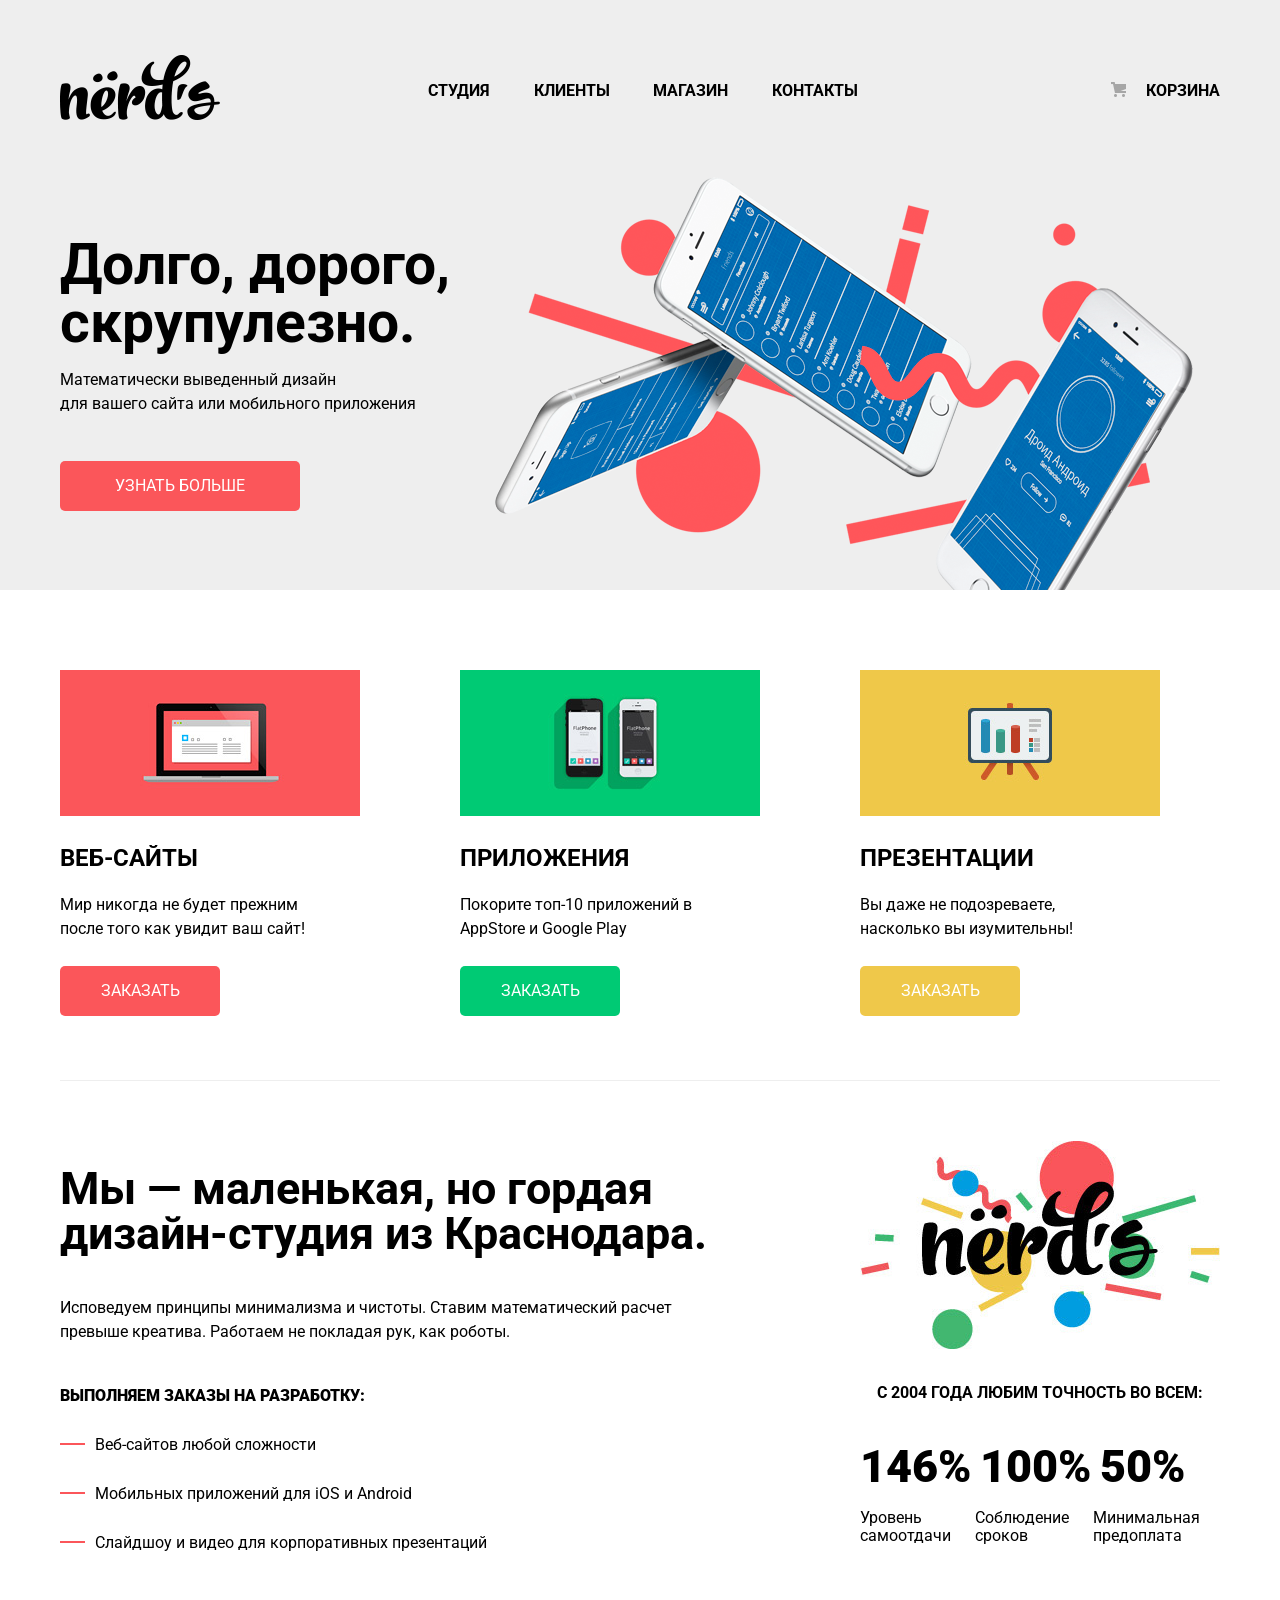
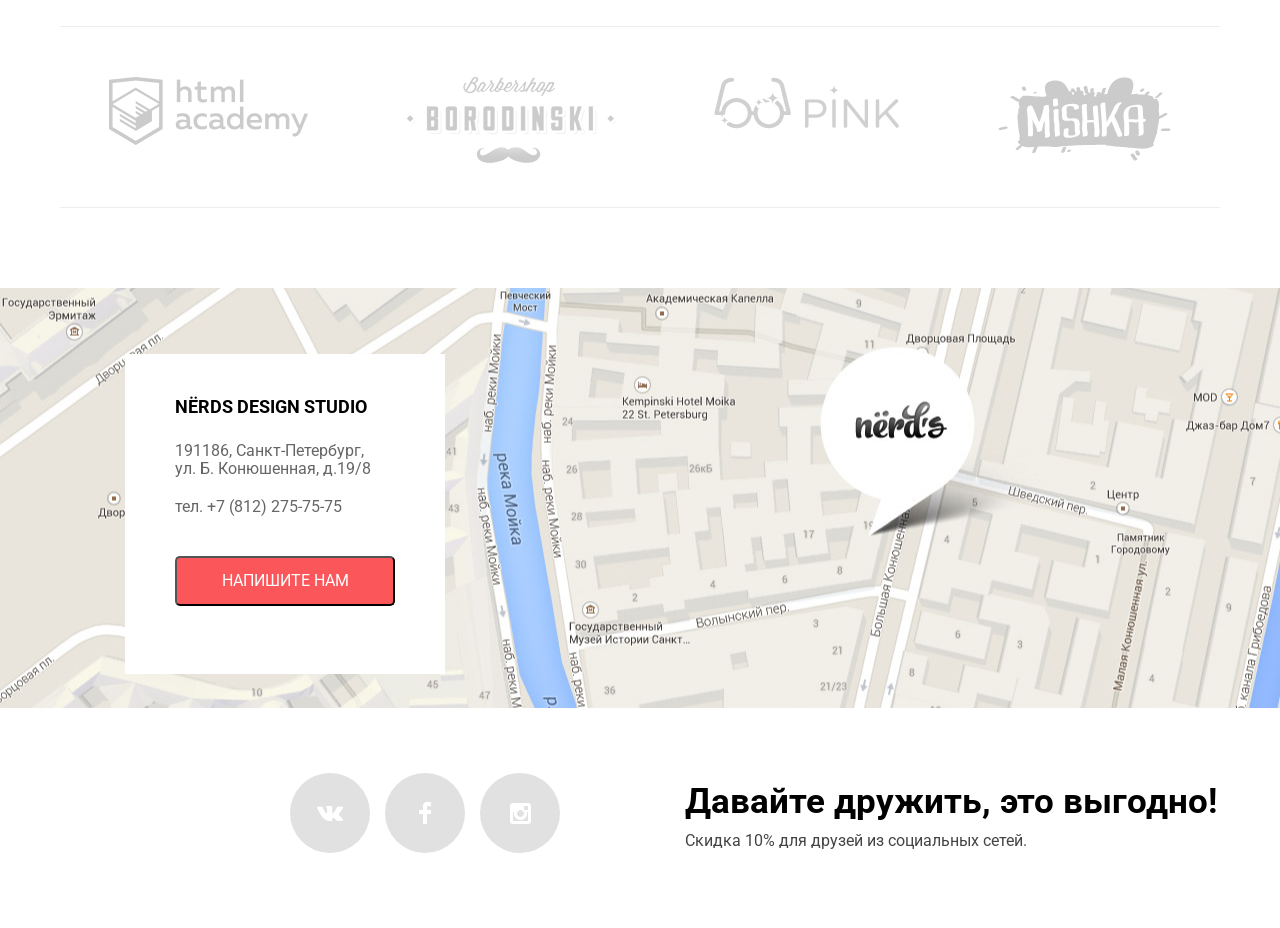
<file: index.html>
<!DOCTYPE html>
<html lang="en">
<head>
	<meta charset="UTF-8">
	<title>Nerds</title>
	<link rel="stylesheet" href="css/style.css">
	<link rel="stylesheet" href="css/normalize.css">
	<link href="https://fonts.googleapis.com/css?family=Roboto:400,500,700&display=swap" rel="stylesheet">
</head>
<body>
	
	<heaer class="main-header">
		<div class="background-contanier1">
		<nav class="main-navigation">
			 <div class="main-navigation-wrapper">
			<a href="index.html" class="main-header-logo">
				<img src="img/nerds-logo.png" height="65" width="160" alt="Логотип сайта Нёрдс">
			</a>
			
		
			<ul class="site-navigation">
				<li><a href="index.html">Студия</a></li>
				<li><a href="#">Клиенты</a></li>
				<li><a href="catalog.html">Магазин</a></li>
				<li><a href="#">Контакты</a></li>
			</ul>

			<ul class="site-basket">
				<li><a href="#">Корзина</a></li>
			</ul>

			</div>
		</nav>
	</heaer> 

	<main class="contanier">
		<section class="slider-presentation">
			<h1 class="visually-hidden">Презентация нашей команды</h1>
			<div class="slide slide-1">
				<ul>
					<li><h2>Долго, дорого, скрупулезно.</h2></li>
					<li><p>Математически выведенный дизайн<br>для вашего сайта или мобильного приложения</p></li>
					<li><a href="#">Узнать больше</a></li>
			</ul>
			<img src="img/slide1.png" alt="Красивый телефон с приложеним" width="698" height="413">
			</div>
<!--
		<div class="slide slide-2">
			
				<ul>
					<li><h2>Любим математику как никто другой</h2></li>
					<li><p>Никакого креатива, только математические формулы<br>для расчета идеальных пропорций</p></li>
					<li><a href="#">Узнать больше</a></li>
			</ul>
			<img src="img/slide2.png" alt="Красивый планшет с приложеним" width="620" height="430">
		</div>

		<div class="slide slide-3">
			
				<ul>
					<li><h2>Только ночь,<br> только хардхор</h2></li>
					<li><p>Работать днем, как все? Мы против этого.<br>Ближе к полуночи работа только начинается</p></li>
					<li><a href="#">Узнать больше</a></li>
			</ul>
			<img src="img/slide3.png" alt="Красивый планшет и телефон с приложеним" width="729" height="411">  !-->
		</div></div>
		</section>
	
<div class="background-contanier2">
		<section class="price-list">
			
			<h2 class="visually-hidden">Список наших услуг</h2>
			<ul class="item web-site">
				<li><img src="img/web-site.jpg" alt="Разработка сайтов" width="300" height="146"></li>
				<li><span>Веб-сайты</span></li>
				<li><span>Мир никогда не будет прежним<br> после того как увидит ваш сайт!</span></li>
				<li><a href="#">Заказать</a></li>
			</ul>
			<ul class="item applications">
				<li><img src="img/applications.jpg" alt="Разработка приложений" width="300" height="146"></li>
				<li><span>Приложения</span></li>
				<li><span>Покорите топ-10 приложений в<br>  AppStore и Google Play</span></li>
				<li><a href="#">Заказать</a></li>
			</ul>
			<ul class="item presentations">
				<li><img src="img/presentations.jpg" alt="Разработка презентаций" width="300" height="146"></li>
				<li><span>Презентации</span></li>
				<li><span>Вы даже не подозреваете, <br> 
					насколько вы изумительны!</span></li>
				<li><a href="#">Заказать</a></li>
			</ul>
		</section>
		<section class="features">
			<h2 class="visually-hidden">О нашей дизайн-студии</h2>
				<ul class="feature-list">
					<li><span>Мы — маленькая, но гордая<br> дизайн-студия из Краснодара.</span></li>
					<li><span>Исповедуем принципы минимализма и чистоты. Ставим математический расчет<br>
								превыше креатива. Работаем не покладая рук, как роботы.</span></li>
					<li><b>Выполняем заказы на разработку:</b></li>
					<li><img src="img/line.png" alt="Линия"><span>Веб-сайтов любой сложности</span></li>
					<li><img src="img/line.png" alt="Линия"><span></span>Мобильных приложений для iOS и Android</li>
					<li><img src="img/line.png" alt="Линия"><span>Слайдшоу и видео для корпоративных презентаций</span></li>
				</ul> 

				<div class="feature-flex">
				<ul class="feature-item">
					<li><img src="img/nerds-logo-2.jpg" alt="Логотип комании Нёрдс"></li>
					<li>с 2004 года Любим точность во всем:</li>
					</ul>
					<ul class="item2">
					<li><b>146%</b></li>
					<li><b> 100%</b></li>
					<li><b> 50%</b></li>
				</ul>
					<ul class="item3">		
					<li>Уровень<br> самоотдачи</li>
					<li>Соблюдение<br> сроков</li>
					<li>Минимальная<br> предоплата</li>
				</ul>
			</div>
		</section>

		<section class="brands"> 
			<h2 class="visually-hidden">Сайты разработанные нашей студией</h2>
		
			<ul class="brands-flex">
				<li><img src="img/logo-1.png.png" alt="Логотип сайта HTML Academy"></li>
				<li><img src="img/logo-2.png.png" alt="Логотип сайта BarberShop"></li>
				<li><img src="img/logo-3.png.png" alt="Логотип сайта PINK"></li>
				<li><img src="img/logo-4.png.png" alt="Логотип сайта MISHKA"></li>
			</ul>
		</section></div>
		<section class="contacts">
			<h2 class="visually-hidden">Наш адресс 191186, г. Санкт-Петербург, ул. Б. Конюшенная, д.19/8, телефон +78122757575</h2>
			<div class="contact-contanier">
				<ul class="adress">
					<li>NЁRDS DESIGN STUDIO</li>
					<li>191186,  Санкт-Петербург,<br> ул. Б. Конюшенная, д.19/8</li>
					<li>тел. +7 (812) 275-75-75</li>
					<li><button type="button" class="button">Напишите нам</button></li>
				</ul>
			</div>
		</section>
		<footer class="main-footer">
			<ul class="social"> 
				<li></li>
				<li></li>
				<li></li>
			</ul>
			<ul class="be-friend"> 
			<li>Давайте дружить, это выгодно!</li>
			<li>Скидка 10% для друзей из социальных сетей.</li>
			</ul>
		</footer>

<section class="modal">
	<h2>Hапишите нам</h2>
<form action="#" method="post" class="feedback">
	<p>
	<label for="name">Ваше имя:</label> <br>
	<input type="text" name="name" placeholder="Имя Фамилия">
	</p>
	<p>
	<label for="email">Ваш e-mail:</label><br>
	<input type="text" name="email" placeholder="example@example.com">
	</p>
	<p>
		<label for="text"> Текст  письма:</label><br>
		<textarea name="text" id="mail-text" cols="90" rows="5" placeholder="В свободной форме"></textarea>
	</p>
	<button class="button modal-send" type="submit">Отправить</button>
</form>
	<button class="modal-close" type="button"></button>

</section>
</body>
</html>
</file>
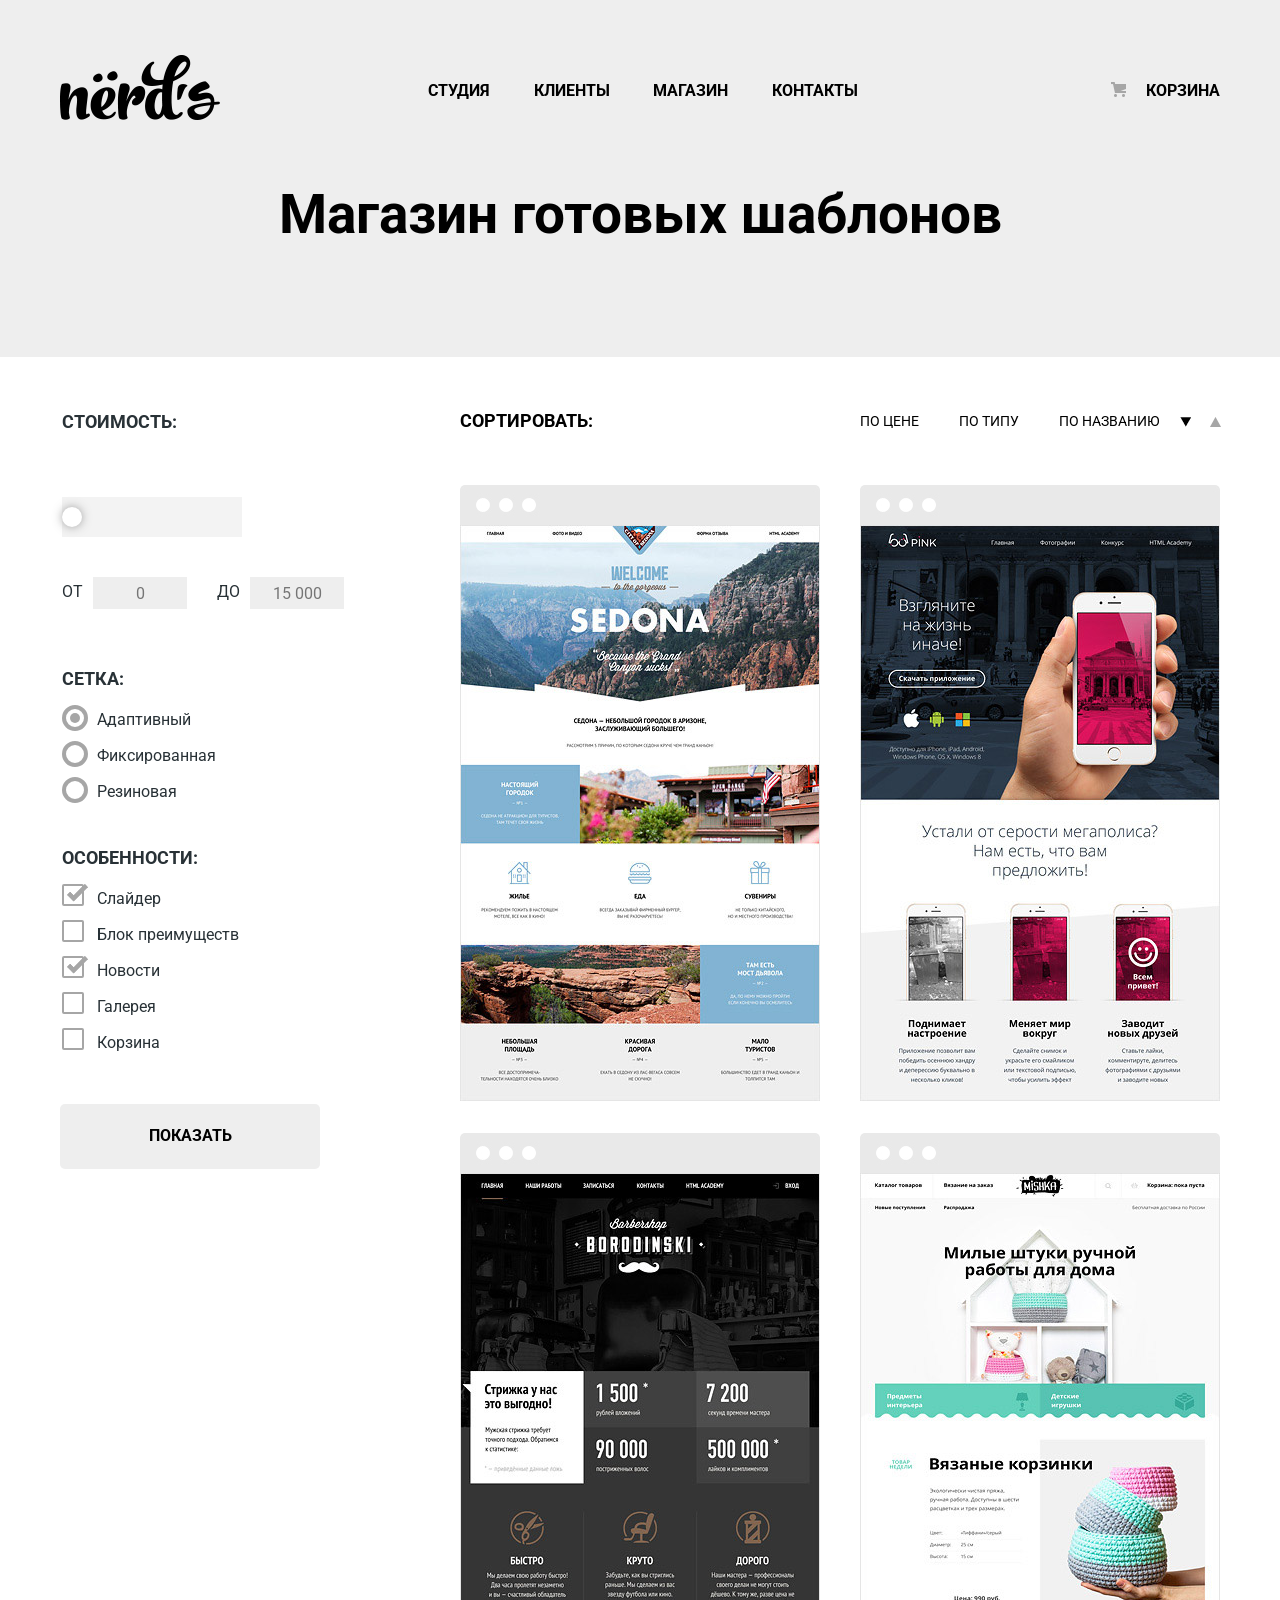
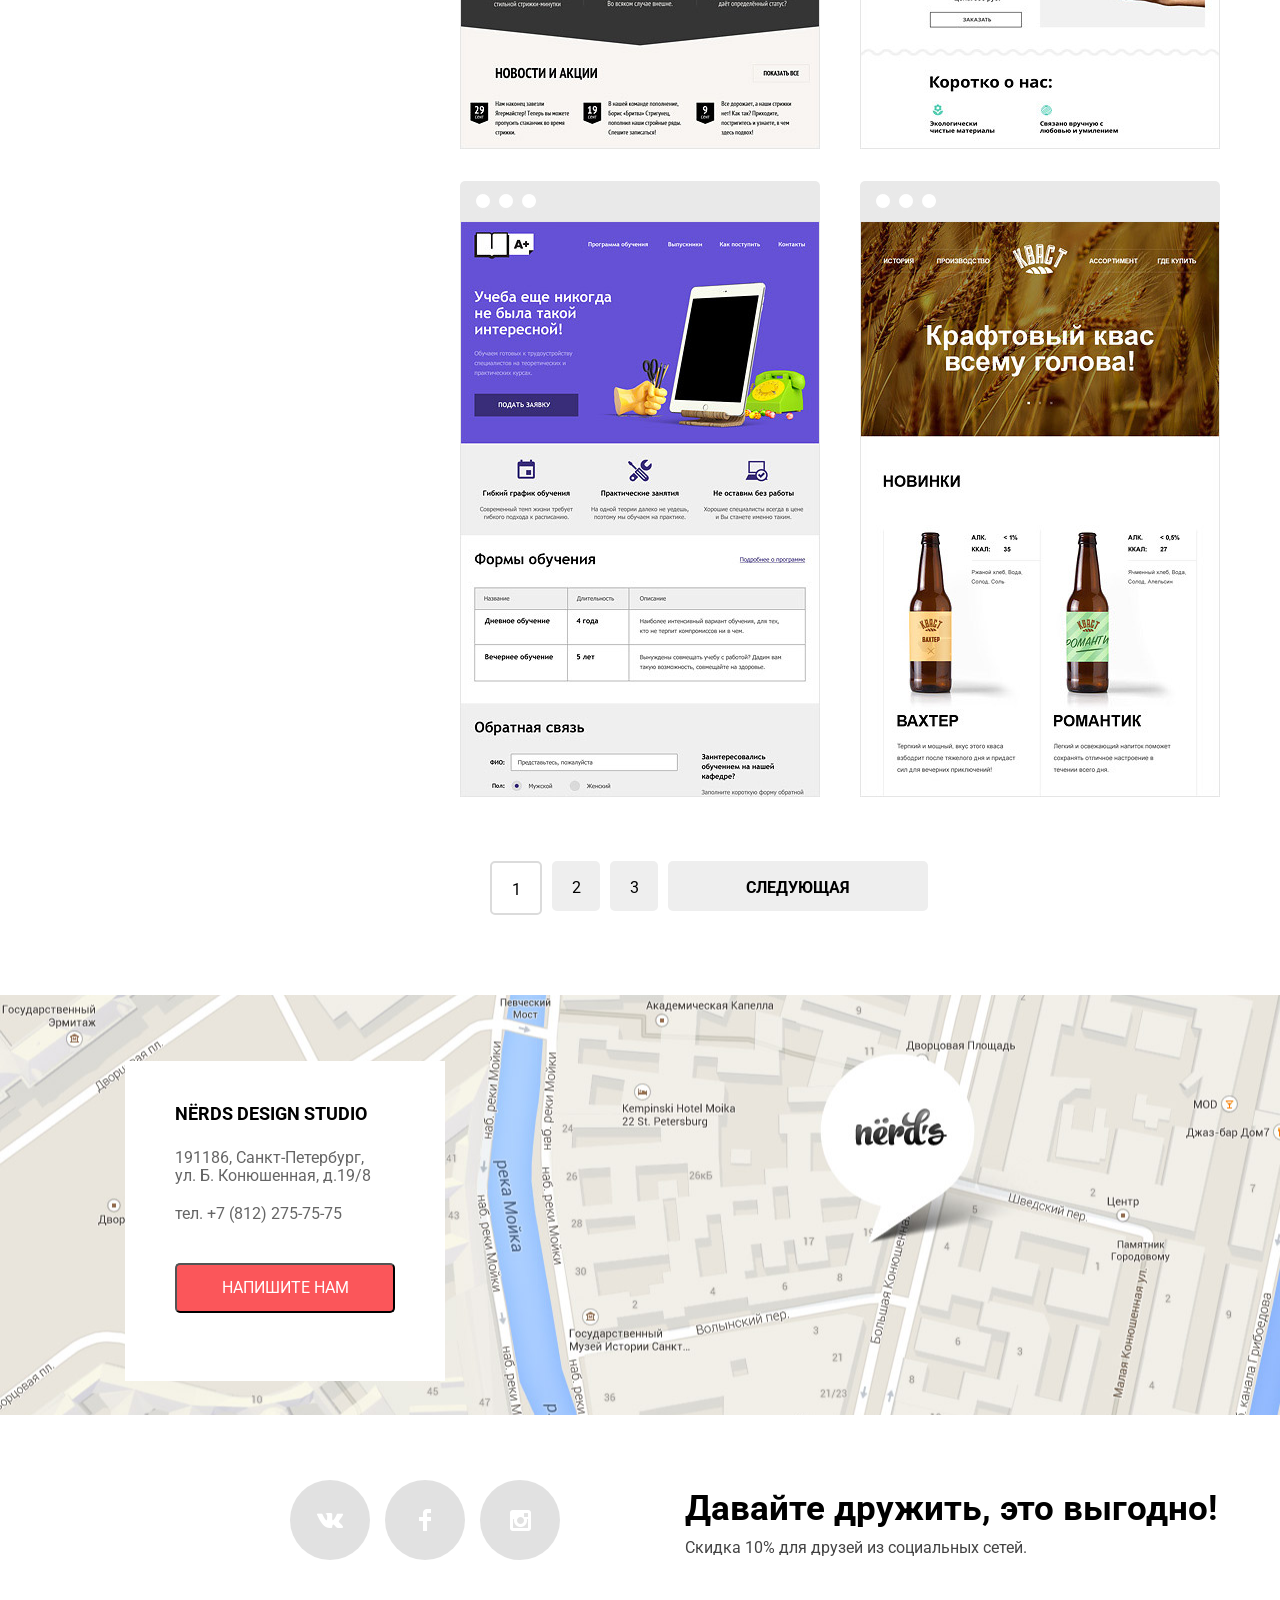
<file: catalog.html>
<!DOCTYPE html>
<html lang="en">
<head>
	<meta charset="UTF-8">
	<title>Nerds</title>
	<link rel="stylesheet" href="css/style.css">
	<link rel="stylesheet" href="css/normalize.css">
	<link href="https://fonts.googleapis.com/css?family=Roboto:400,500,700&display=swap" rel="stylesheet">
</head>
<body>
	
	<heaer class="main-header">
		<div class="background-contanier1">
		<nav class="main-navigation">
			 <div class="main-navigation-wrapper">
			<a href="index.html" class="main-header-logo">
				<img src="img/nerds-logo.png" height="65" width="160" alt="Логотип сайта Нёрдс">
			</a>
			
		
			<ul class="site-navigation">
				<li><a href="index.html">Студия</a></li>
				<li><a href="#">Клиенты</a></li>
				<li><a href="#">Магазин</a></li>
				<li><a href="#">Контакты</a></li>
			</ul>

			<ul class="site-basket">
				<li><a href="#">Корзина</a></li>
			</ul>

			</div>
		</nav>
	</heaer> 

	<main class="main-contanier">

		<div class="slogan">Магазин готовых шаблонов</div>


<div class="contanier">
		<section class="filters">
			<h2 class="visually-hidden">Фильтр товаров</h2>
			<form action="#" method="get" class="filter">
				<fieldset>
					<legend>Стоимость:</legend>
				<input type="range" min="0" max="15000" id="size" value="20" class="range-slider">
				<div class="min-max">

				<label for="range-min">ОТ</label>	
					<input type="text" placeholder="0" id="range-min">
					<label for="range-max">ДО</label>
					<input type="text" placeholder="15 000" id="range-max">
					</div>
				</fieldset>
				<fieldset class="filter-grid">
					<legend>Сетка:</legend>
					<p><input type="radio" id="radio1" name="grid" checked>
						<label for="radio1">Адаптивный</label>
					</p>
					<p><input type="radio" id="radio2" name="grid">
						<label for="radio2">Фиксированная</label>
					</p>
					<p><input type="radio" id="radio3" name="grid">
						<label for="radio3">Резиновая</label>
					</p>
				</fieldset>
				<fieldset class="filter-feature">
					<legend >Особенности:</legend>
					<p><input  type="checkbox" id="slider" checked>
						<label for="slider">Слайдер</label>
					</p>
					<p><input type="checkbox" id="advantages">
						<label for="advantages">Блок преимуществ</label>
					</p>
					<p><input type="checkbox" id="news" checked>
						<label for="news">Новости</label>
					</p>
					<p><input type="checkbox" id="gallery">
						<label for="gallery">Галерея</label>
					</p>
					<p><input type="checkbox" id="basket">
						<label for="basket">Корзина</label>
					</p>
				</fieldset>

				<button type="button" class="filter-button">Показать</button>
			</form>
	</section>
	

	<section class="catalog">
		<div class="cards">
				<nav class="sorting">
		<h2 class="visually-hidden">Сортировка товаров</h2>
		<p>Сортировать:</p>
		<ul class="sort-items">
			<li>По цене</li>
			<li>По типу</li>
			<li>По названию</li>
			<li class="sort-button"></li>
		</ul>
	
	</nav> 

			<ul class="cards-item">
				<li> <div class="card-contanier">
					<div class="card-head">

					
					<img src="img/img-sedona.jpg.jpg" width="360" height="576" alt="Картинка сайта Седона">
					

					
					</div>
					<div class="card-advertising">
						<b>Sedona</b>
						<p>Информационный сайт<br> для туристов</p>
						<button type="button" class="button-card">9 900 Руб.</button>
					
					</div>
					</div>
					</li>


				<li><div class="card-contanier">	<div class="card-head">
					
					<img src="img/img-pink.jpg.jpg" width="360" height="576" alt="Картинка сайта Пинк">
				</div>
					<div class="card-advertising">
						<b>Pink APP</b>
						<p>Продуктовый лендинг<br> приложения для iOS и Android</p>
						<button type="button" class="button-card">9 900 Руб.</button>
					
					</div></div>
				</li>


				<li><div class="card-contanier">	
					<div class="card-head">
					<img src="img/img-barbershop.jpg.jpg" width="360" height="576" alt="Картинка сайта Барбершоп">
						</div>
					<div class="card-advertising">
						<b>Barbershop</b>
						<p>Сайт салона красоты.<br> Для мужчин, да.</p>
						<button type="button" class="button-card">9 900 Руб.</button>
					
				
					</div></div>
				</li>


				<li><div class="card-contanier">
					<div class="card-head">
					<img src="img/img-mishka.jpg.jpg" width="360" height="576" alt="Картинка сайта Мишка">
					</div>
					<div class="card-advertising">
						<b>Mishka</b>
						<p>Интернет магазин<br> вязаных игрушек</p>
						<button type="button" class="button-card">9 900 Руб.</button>
					
					
					</div></div>
				</li>


				<li><div class="card-contanier">	
					<div class="card-head">
					<img src="img/img-aplus.jpg.jpg" width="360" height="576" alt="Картинка сайта аплюс">
					</div>
					<div class="card-advertising">
						<b>A plus</b>
						<p>Лендинг курсов повышения<br> квалификации</p>
						<button type="button" class="button-card">9 900 Руб.</button>
					</div></div>
				</li>


				<li><div class="card-contanier">
					<div class="card-head">
					<img src="img/img-kvast.jpg.jpg" width="360" height="576" alt="Картинка сайта Крафтовій квас">
					</div>
					<div class="card-advertising">
						<b>Кваст</b>
						<p>Промо-сайт производителя<br>крафтового кваса</p>
						<button type="button" class="button-card">9 900 Руб.</button>
					
					
					</div></div>
				</li>
			</ul>
		</div>

	</section>
	</div>
	<section class="page-numbers">
		<ul class="page-number">
			<li>1</li>
			<li><a href="#">2</a></li>
			<li><a href="#">3</a></li>
			<li><a href="#"><b>Следующая</b></a></li>
		</ul>
	</section>



<section class="contacts">
	
			<h2 class="visually-hidden">Наш адресс 191186, г. Санкт-Петербург, ул. Б. Конюшенная, д.19/8, телефон +78122757575</h2>
			<div class="contact-contanier">
				<ul class="adress">
					<li>NЁRDS DESIGN STUDIO</li>
					<li>191186,  Санкт-Петербург,<br> ул. Б. Конюшенная, д.19/8</li>
					<li>тел. +7 (812) 275-75-75</li>
					<li><button type="button" class="button">Напишите нам</button></li>
				</ul>
			</div>
		</section>

		
		<footer class="main-footer">
			<ul class="social"> 
				<li></li>
				<li></li>
				<li></li>
			</ul>
			<ul class="be-friend"> 
			<li>Давайте дружить, это выгодно!</li>
			<li>Скидка 10% для друзей из социальных сетей.
			</li>
			</ul>
		</footer>

</body>
</html>
</file>
<file: css/style.css>
/* Стандартные общие стили согласно цветовой гамме макета*/
body {
	min-width: 1200px;
	margin: 0;
	padding: 0;
	
	font-family: "Roboto", Arial, sans-serif;
	font-size: 16px;
	line-height: 24px;
	font-weight: 400;
	color: #000000;
	background-color: #ffffff;
	text-transform: uppercase;
	
}
a {
	text-decoration: none;
}


 /*Стилизация шапки сайта */

.background-contanier1 {
background-color:  #eeeeee;
}
.main-navigation {
	width: 1160px;
	margin: 0 auto;
	padding-top: 55px;
	
}

.main-navigation-wrapper {

	width: 100%;
	display: flex;
	justify-content: space-between;
}
.main-navigation-wrapper a:hover{
	opacity: 0.8;
}
.main-navigation-wrapper a:active{
	opacity: 0.3;
}
.site-navigation {
	margin: 0;
	padding: 0;
	
	display: flex;
	flex-wrap: wrap;
	justify-content: space-between;
	align-items: center;
	width: 430px;
	color: #000000;
	font-family: "Roboto", Arial, sans-serif;
	font-size: 16px;
	line-height: 30px;
	font-weight: 700;

}
.site-navigation li, .site-basket li{
	list-style: none;

}
.site-navigation a,
.site-basket a{
	text-decoration: none;
	color: #000000;
}
.site-navigation a:hover,
.site-basket a:hover{
color: #fb565a;
}
.site-navigation a:active,
.site-basket a:active{
color: #c3c3c3;
}

.site-basket {
	position: relative;
	margin: 0;
	padding: 0 0 0 55px;
	margin-left: 25px;
	color: #000000;
	font-family: "Roboto", Arial, sans-serif;
	font-size: 16px;
	line-height: 30px;
	font-weight: 700;

	display: flex;
	flex-wrap: wrap;
	justify-content: space-between;
	align-items: center;
}
.site-basket::before{
	content: "";
	position: absolute;
	top: 27px;
	left: 20px;
	width: 15px;
	height: 15px;
	background-image: url(../img/cart-icon.png);
	background-repeat: no-repeat;
	background-position: 0 0;
}


/*Стилизация шапки сайта  окончена*/

/*Стилизация блока презентации компании */
 .contanier{
	width: 1160px;
	margin: 0 auto;
	margin-top: 5px;
}
.slider-presentation {
	position: relative;
	width: 100%;

}
.slide {
	display: flex;
	justify-content: space-between;
	background-color:  #eeeeee;

}
.slider-presentation img{
	
	margin-right: 27px;
}
.slide-3 img {
	margin: 0;
	padding: 0;

}
.slide-2 img {
	margin: 0;
	padding: 0;
}


.slide ul{
	margin: 0;
	padding: 0;
	margin-top: 10px;
	align-items: flex-start;
	
	list-style: none;

}
.slide li:first-child{
	margin-top: 49px;
	padding: 0;
	font-family: "Roboto", Arial, sans-serif;
	font-size: 38px;
	line-height: 58px;
	font-weight: 700;
	text-transform: none;

}
.slide h2{
	margin: 0;
	padding: 0;
}
.slide li:nth-child(2){
	margin: 0;
	padding: 0;
	font-family: "Roboto", Arial, sans-serif;
	font-size: 16px;
	line-height: 24px;
	font-weight: 400;
	text-transform: none;

}
.slide li:last-child{
	display: flex;
	justify-content: center;
	align-items: center;
	font-family: "Roboto", Arial, sans-serif;
	font-size: 16px;
	line-height: 24px;
	font-weight: 400;
	border-radius: 5px;
	background-color: #fb565a;
	width: 240px;
	height: 50px;
	margin-top: 45px;
}
.slide li:last-child:hover, .slide a:hover{
	background-color: #e74246;
	color: #fdf2f3;
}
.slide li:last-child:active, .slide a:active{
	background-color: #d7373b;
	color: #e26f72;
}
.slide a{
	color: #ffffff;

}
/*Конец блока стилизация презентации компании */


/*Стилизация блока перечня услуг предоставляемых компанией */
.background-contanier2{
		width: 1160px;
		margin: 0 auto;
		background-color: #ffffff
}
.price-list{

height: 410px;
	border-bottom: 1px solid #eeeeee;
	padding-top: 80px;
	display: flex;
	justify-content: space-between;
	
	background-image: none;
}
.item {
	padding: 0;
	margin: 0;
	
}
.item li{
	margin-right: 100px;
	margin-bottom: 20px;
	list-style: none;
}

.item li:nth-child(2){
	font-family: "Roboto", Arial, sans-serif;
	font-size: 24px;
	line-height: 30px;
	font-weight: 700;
}
.item li:nth-child(3){
	padding: 0;
	margin: 0;
	font-family: "Roboto", Arial, sans-serif;
	font-size: 16px;
	line-height: 24px;
	font-weight: 400;
	text-transform: none;

}
.item li:last-child{
display: flex;
	justify-content: center;
	align-items: center;
	font-family: "Roboto", Arial, sans-serif;
	font-size: 16px;
	line-height: 24px;
	font-weight: 400;
	border-radius: 5px;
	background-color: #fb565a;
	width: 160px;
	height: 50px;
	margin-top: 25px;
}
.item a {
	color: #ffffff;
}
.web-site li:last-child{
background-color: #fb565a;
}
.applications li:last-child{
background-color: #00ca74;
}
.presentations li:last-child{
background-color: #efc84a;
}
.web-site li:last-child:hover{
background-color: #e74246;
}
.applications li:last-child:hover{
background-color: #00bc6c;
}
.presentations li:last-child:hover{
background-color: #eab534;
}
.web-site li:last-child:active{
background-color: #d7373b;
color: #e37376;
}
.applications li:last-child:active{
background-color: #00aa62;
color: #4dc491;
}
.presentations li:last-child:active{
background-color: #e5a722;
color: #ebba53;
}
.web-site a:active{
background-color: #d7373b;
color: #e37376;
}
.applications a:active{
background-color: #00aa62;
color: #4dc491;
}
.presentations a:active{
background-color: #e5a722;
color: #ebba53;
}
/*Конец стилизации блока перечня услуг предоставляемых компанией */
/*Стилизация блока О нашей дизайн-студии */
.feature-list li,
 .feature-item li,
 .item3 li{ 
	list-style: none;
 }
 .features{
 	min-height: 485px;
	border-bottom: 1px solid #eeeeee;
 	margin-top: 60px;
 		display: flex;
 		justify-content: space-between;
 
 }
 .features ul {
 	margin:  0 0 0 0;
 	padding: 0;
 }
 .feature-list li:first-child{ 
		font-family: "Roboto", Arial, sans-serif;
	font-size: 45px;
	line-height: 45px;
	font-weight: 700;
	text-transform: none;
	margin-top: 25px;
 }
  .feature-list li:nth-child(2){ 
		font-family: "Roboto", Arial, sans-serif;
	font-size: 16px;
	line-height: 24px;
	font-weight: 400;
	text-transform: none;
	margin-top: 40px;
 }
   .feature-list li:nth-child(3){ 
		font-family: "Roboto", Arial, sans-serif;
	font-size: 16px;
	line-height: 24px;
	font-weight: 700;
	text-transform: none;
	margin-top: 40px;
	text-transform: uppercase;
 }
 .feature-list li:nth-child(4),
 .feature-list li:nth-child(5),
 .feature-list li:nth-child(6) {
 	text-transform: none;
 	font-weight: 400;
 	margin-top: 25px;
 }
  .feature-list img{
  	margin:  0 10px 5px 0;
  }
  .feature-flex{
  	display: flex;
  	flex-direction: column;
  }
  .feature-item li:nth-child(2){
	margin-top: 25px;
	margin-bottom: 50px;
	text-align: center;
	font-family: "Roboto", Arial, sans-serif;
	font-size: 16px;
	line-height: 24px;
	font-weight: 700;

  }
.item2 li{
	display: inline;
	font-family: "Roboto", Arial, sans-serif;
	font-size: 45px;
	line-height: 24px;
	font-weight: 700;
	margin-right: 5px;
}
.item3 li{
	display: inline-block;
	font-family: "Roboto", Arial, sans-serif;
	font-size: 16px;
	line-height: 18px;
	font-weight: 400;
	text-transform: none;
	margin-right: 20px;
	margin-top: 20px;
}
/*конец cтилизации блока О нашей дизайн-студии */
/*Стилизация блока Сайты разработанные нашей студией */
.brands {
	min-height: 180px;
	border-bottom: 1px solid #eeeeee;
}
.brands ul {
	margin: 0;
	padding: 0;
}
.brands-flex li{

	margin-top: 50px;
	opacity: 0.2;
list-style: none;
}
.brands-flex li:hover{
	opacity: 1;
}
.brands-flex li:active{
	opacity: 0.1;
}
.brands-flex {
	display: flex;
	justify-content: space-around;
}
/*конец cтилизации Сайты разработанные нашей студией */
/*Стилизация блока Контакты */
.contacts, .main-footer{
	width: 1440px;
	margin: 0 auto;
}
.contact-contanier {
	margin-top: 80px;
	position: relative;
	min-height: 420px;
	background-image: url(../img/map-marker.png.jpg);
	background-repeat: no-repeat;
	background-position: 50% 50%;
}

.adress {
	position: absolute;
	display: block;
	top: 50px;
	left: 125px;
	
	height: 320px;
	width: 280px;
	background-color: #ffffff;
	color: #000000;

}
.adress li {
	list-style: none;
}
.adress li:first-child {
	margin-top: 38px;
	margin-left: 10px;
	font-family: "Roboto", Arial, sans-serif;
	font-size: 18px;
	line-height: 30px;
	font-weight: 700;
}
.adress li:nth-child(2) {
	color: #666666;
	margin-top: 20px;
	margin-left: 10px;
	font-family: "Roboto", Arial, sans-serif;
	font-size: 16px;
	line-height: 18px;
	font-weight: 400;
	text-transform: none;
}
.adress li:nth-child(3) {
	color: #666666;
	margin-top: 20px;
	margin-left: 10px;
	font-family: "Roboto", Arial, sans-serif;
	font-size: 16px;
	line-height: 18px;
	font-weight: 400;
	text-transform: none;
}
.button {
	display: flex;
	justify-content: center;
	align-items: center;
	font-family: "Roboto", Arial, sans-serif;
	font-size: 16px;
	line-height: 24px;
	font-weight: 400;
	border-radius: 5px;
	background-color: #fb565a;
	color: #ffffff;
	width: 220px;
	height: 50px;
	margin-top: 40px;
	margin-left: 10px;
	text-transform: uppercase;
}
.button:hover{
	background-color: #e74246;
	color: #fdf2f3;
}
.button:active{
	background-color: #d7373b;
	color: #e26f72;
}
/*конец cтилизации блока Контакты */
/*Стилизация блока footer */
.main-footer {
	display: flex;
	min-height: 220px;
}
.main-footer ul{
	list-style: none;
}
.social {
	display: flex;
	margin-left: 110px;
	margin-top: 65px

}
.social li{

	margin-right: 15px;
		height: 80px;
	width: 80px;
	border-radius: 50%;
	background-color: #e1e1e1;
		
}
.social li:hover{
	background-color: #e74246;
}
.social li:first-child {
	margin-left: 140px;
	background-image: url(../img/vk-icon.png);
	background-position: 50% 50%;
	background-repeat: no-repeat;

}
.social li:first-child:active {
	background-image: url(../img/vk-icon2.png);
}
.social li:nth-child(2):active  {
	
	background-image: url(../img/fb-icon2.png);
	
}
.social li:last-child:active  {
	
	background-image: url(../img/insta-icon2.png);

}
.social li:nth-child(2) {
	
	background-image: url(../img/fb-icon.png);
	background-position: 50% 50%;
	background-repeat: no-repeat;
}
.social li:last-child {
	
	background-image: url(../img/insta-icon.png);
	background-position: 50% 50%;
	background-repeat: no-repeat;
}
.be-friend li:first-child{
	font-family: "Roboto", Arial, sans-serif;
	font-size: 35px;
	line-height: 36px;
	font-weight: 700;
	margin-top: 60px;
	margin-left: 70px;
	text-transform: none;
}
.be-friend li:last-child{
	font-family: "Roboto", Arial, sans-serif;
	font-size: 16px;
	line-height: 22px;
	font-weight: 400;
	color: #444444;
	text-transform: none;
	margin-top: 10px;
	margin-left: 70px;
}
/*конец cтилизации блока footer */
/*Стилизация иодального окна / попапа */

.modal {
	position: fixed;
	top: 150px;
	left: 50%;
	min-height: 600px;
	width: 960px;
	margin-left: -480px;
	border: 1px solid black;
	background-color: #ffffff;
	color: #000000;
	text-transform: none;
	font-weight: 700;
	display: none;


}
.modal h2,
.modal form {
margin: 65px 100px;
}
.modal h2 {
	font-size: 45px;
}
.feedback {
	display: flex;
	flex-wrap: wrap;
	justify-content: space-between;
}
.modal p {
	margin: 0 0 40px 0;
	padding: 0;
}
.modal input {
	width: 360px;
	height: 48px;
	padding-left: 10px;
	}
.modal textarea {
	padding-left: 10px;
	resize: vertical;
	 box-sizing: border-box;
	 max-height: 200px;
	}

.modal .button {
	margin:0;
}
.modal-close {
	position: absolute;
	top: 90px;
	right: 100px;

	font-size: 0;
	width: 22px;
	border: none;
	height: 22px;
	cursor: pointer;
	background-color: #ffffff;
}
.modal-close::before, .modal-close::after{
	position: absolute;
	top: 10px;
	left: 0px;
content: "";
width: 22px;
height: 4px;
background-color: #fecccd;
}

.modal-close::before {
	transform: rotate(45deg);
}
.modal-close::after {
	transform: rotate(-45deg);
}
/*конец cтилизации mодального окна / попапа  */
.contanier {
	display: flex;
	justify-content: space-between;
	background-color: #ffffff;
	color: #000000;
	margin-top: 50px;
	
}
.filters{
	font-size: 16px;
	line-height: 20px;
	font-weight: 400;
	color: #283136;
	text-transform: none;
}
.contanier fieldset{
	padding: 0;
}

.main-contanier{
	background-color: #ffffff;
	color: #000000;

}
.filters [type="range"]{
	margin-top: 60px;

	
	width: 180px;
	height: 40px;
}




.range-slider {
	-webkit-appearance: none;
    width: 255px;
    height: 80px;
   	
    background: #eeeeee;
    
    opacity: 0.7;
   
}

.range-slider::-webkit-slider-thumb {
    -webkit-appearance: none;

    width: 20px;
    height: 20px;
    border-radius: 50%; 
    background: #ffffff;
    cursor: pointer;
    box-shadow: 0 0 10px rgba(0,0,0,0.5);
}
.filters legend{
	text-transform: uppercase;
}
input[type="checkbox"]:checked, 
input[type="checkbox"]:not(:checked), 
input[type="radio"]:checked, 
input[type="radio"]:not(:checked) 
{
    position: absolute;
    left: -9999px;
}

input[type="checkbox"]:checked + label, 
input[type="checkbox"]:not(:checked) + label, 
input[type="radio"]:checked + label, 
input[type="radio"]:not(:checked) + label {
    display: inline-block;
    position: relative;
    padding-left: 35px;
    line-height: 20px;
    cursor: pointer;
}

input[type="radio"]:checked + label:before, 
input[type="radio"]:not(:checked) + label:before
{
    content: "";
    position: absolute;
    left: 0px;
    top: -5px;
    width: 18px;
    height: 18px;
    border: 4px solid #a6a6a6;
    background-color: #ffffff;
}
input[type="checkbox"]:checked + label:before, 
input[type="checkbox"]:not(:checked) + label:before{
    content: "";
    position: absolute;
    left: 0px;
    top: -5px;
    width: 18px;
    height: 18px;
    border: 2px solid #a6a6a6;
    background-color: #ffffff;
}
input[type="checkbox"]:checked + label:before, 
input[type="checkbox"]:not(:checked) + label:before {
    border-radius: 2px;
}

input[type="radio"]:checked + label:before, 
input[type="radio"]:not(:checked) + label:before {
    border-radius: 100%;
}



input[type="checkbox"]:checked + label:after, 
input[type="checkbox"]:not(:checked) + label:after, 
input[type="radio"]:checked + label:after, 
input[type="radio"]:not(:checked) + label:after {
    content: "";
    position: absolute;
    -webkit-transition: all 0.2s ease;
    -moz-transition: all 0.2s ease;
    -o-transition: all 0.2s ease;
    transition: all 0.2s ease;
}

input[type="checkbox"]:checked + label:after, 
input[type="checkbox"]:not(:checked) + label:after {
    left: 5px;
    top: -3px;
    width: 16px;
    height: 5px;
    border-radius: 1px;
    border-left: 5px solid #a6a6a6;
    border-bottom: 5px solid #a6a6a6;
    -webkit-transform: rotate(-45deg);
    -moz-transform: rotate(-45deg);
    -o-transform: rotate(-45deg);
    -ms-transform: rotate(-45deg);
    transform: rotate(-45deg);
}

input[type="radio"]:checked + label:after, 
input[type="radio"]:not(:checked) + label:after {
    left: 8px;
    top: 3px;
    width: 10px;
    height: 10px;
    border-radius: 100%;
    background-color: #a6a6a6;
}
input[type="checkbox"]:not(:checked) + label:after, 
input[type="radio"]:not(:checked) + label:after {
    opacity: 0;
}

input[type="checkbox"]:checked + label:after, 
input[type="radio"]:checked + label:after {
    opacity: 1;
}








.min-max {
	display: flex;
	margin-top: 35px;
}
.min-max label{
	margin-top: 5px;
	margin-right: 10px;

}
.min-max input{
	border: none;
	text-align: center;
	width: 90px;
	height: 30px;
	margin-right: 30px;
	background-color: #eeeeee;
}
.filter-grid {
	margin-top: 55px;
}
.filter-feature {
	margin-top: 25px;
}


.filter-button {
	margin-top: 35px;
	background-color: #eeeeee;
	border: none;
	width: 260px;
	height: 65px;
	text-transform: uppercase;
	font-weight: 700;
	border-radius: 5px;

}




/*Стилизация каталога */
.slogan {
	padding: 55px 0 110px 0;
	text-align: center;
	text-transform: none;
background-color:  #eeeeee;
	font-family: "Roboto", Arial, sans-serif;
	font-size: 55px;
	line-height: 65px;
	font-weight: 700;
}
/*Стилизация Фильтра каталога */
.filter fieldset{
	border: none;

}
.filter legend{

	font-family: "Roboto", Arial, sans-serif;
	font-size: 18px;
	line-height: 30px;
	font-weight: 700;
}
/*конец cтилизации Фильтра каталога */


/*Стилизация сортировки товара */
.sorting {
	display: flex;
	
	justify-content: space-between;

	
}
.sorting p{
	font-weight: 700;
	margin: 5px 0 0 40px;
	
	font-size: 18px;
	line-height: 18px;
}
.sorting ul{
	margin: 5px 0 0 0;
}
.sort-items {
	display: flex;
}
.sort-items li{
	position: relative;
	list-style: none;
	margin-left: 20px;
	font-size: 14px;
	line-height: 18px;
	margin-right: 20px;

}
.sort-button::before{
	position: absolute;
	top: 5px;
	left:-20px;
content: "";
width: 15px;
height: 10px;
background-image: url(../img/icon-down-dir.png);
background-repeat: no-repeat;
}
.sort-button::after{
		position: absolute;
	top: 5px;
	left:10px;
content: "";
width: 15px;
height: 10px;
background-image: url(../img/icon-up-dir.png);
background-repeat: no-repeat;
}




/*конец стилизация сортировки товара */

/*Стилизация карточек товара */

.cards {
	
	width: 800px;
	
}

.catalog ul {
	display: flex;
	flex-wrap: wrap;
	justify-content: space-between;
	cursor: pointer;

}
.cards-item{
	
	margin-top: 55px;
	
}
.card-contanier{
	cursor: pointer;
	position: relative;
}

.cards-item li{
	min-height: 615px;
	width: 360px;
	list-style: none;


}

.card-head {
	position: relative;
	border-radius: 5px;
	width: 360px;
	margin-bottom: 25px;
	list-style: none;
	
	background-image: url(../img/browser.jpg);
	background-repeat: no-repeat;
	z-index: 2;
	
}
	.card-head img{
		position: relative;
		padding-top: 40px;
		
	}

.card-head:hover {
	background-image: url(../img/browser1.jpg);
	z-index: 0;

}
.card-advertising:hover{
	z-index: 3;
}
.card-advertising{
	position: absolute;

	content: "";
	top: 380px;
	left: 0px;
	width: 360px;
	height: 235px;
	background-color: #eeeeee;
	z-index: 1;
	text-align: center;

}
.card-advertising b{
	display: block;
	padding: 30px 0 0 0;
	color: #000000;
}
.card-advertising p{
	
text-transform: none;
color: #cacaca;
}
.button-card{
	display: block;
	border-radius: 5px;
	background-color: #fb565a;
	color: #ffffff;
	width: 200px;
	height: 50px;
	
	margin-left: 75px;


}
.button-card:hover{
	background-color: #e74246;
	color: #fdf2f3;
}


.page-numbers {
	
	width: 1440px;
	margin: 0 auto;
}
.page-numbers ul {
	list-style: none;
	display: flex;
	justify-content: flex-start;
	margin-left: 440px;
	
}
.page-numbers li {
	margin-left: 10px;
}
.page-numbers li{
	display: block;
	width: 48px;
	height: 35px;
	border-radius: 5px;
	text-align: center;
	padding-top: 15px;
	background-color: #eeeeee;
}
.page-number li:first-child{
	background-color: #ffffff;
	border: 2px solid #dbdbdb;
	border-radius: 5px;
}
.page-number li:last-child{
	width: 260px;
}
.page-number a{
	text-decoration: none;
	color: #000000;
}
</file>
